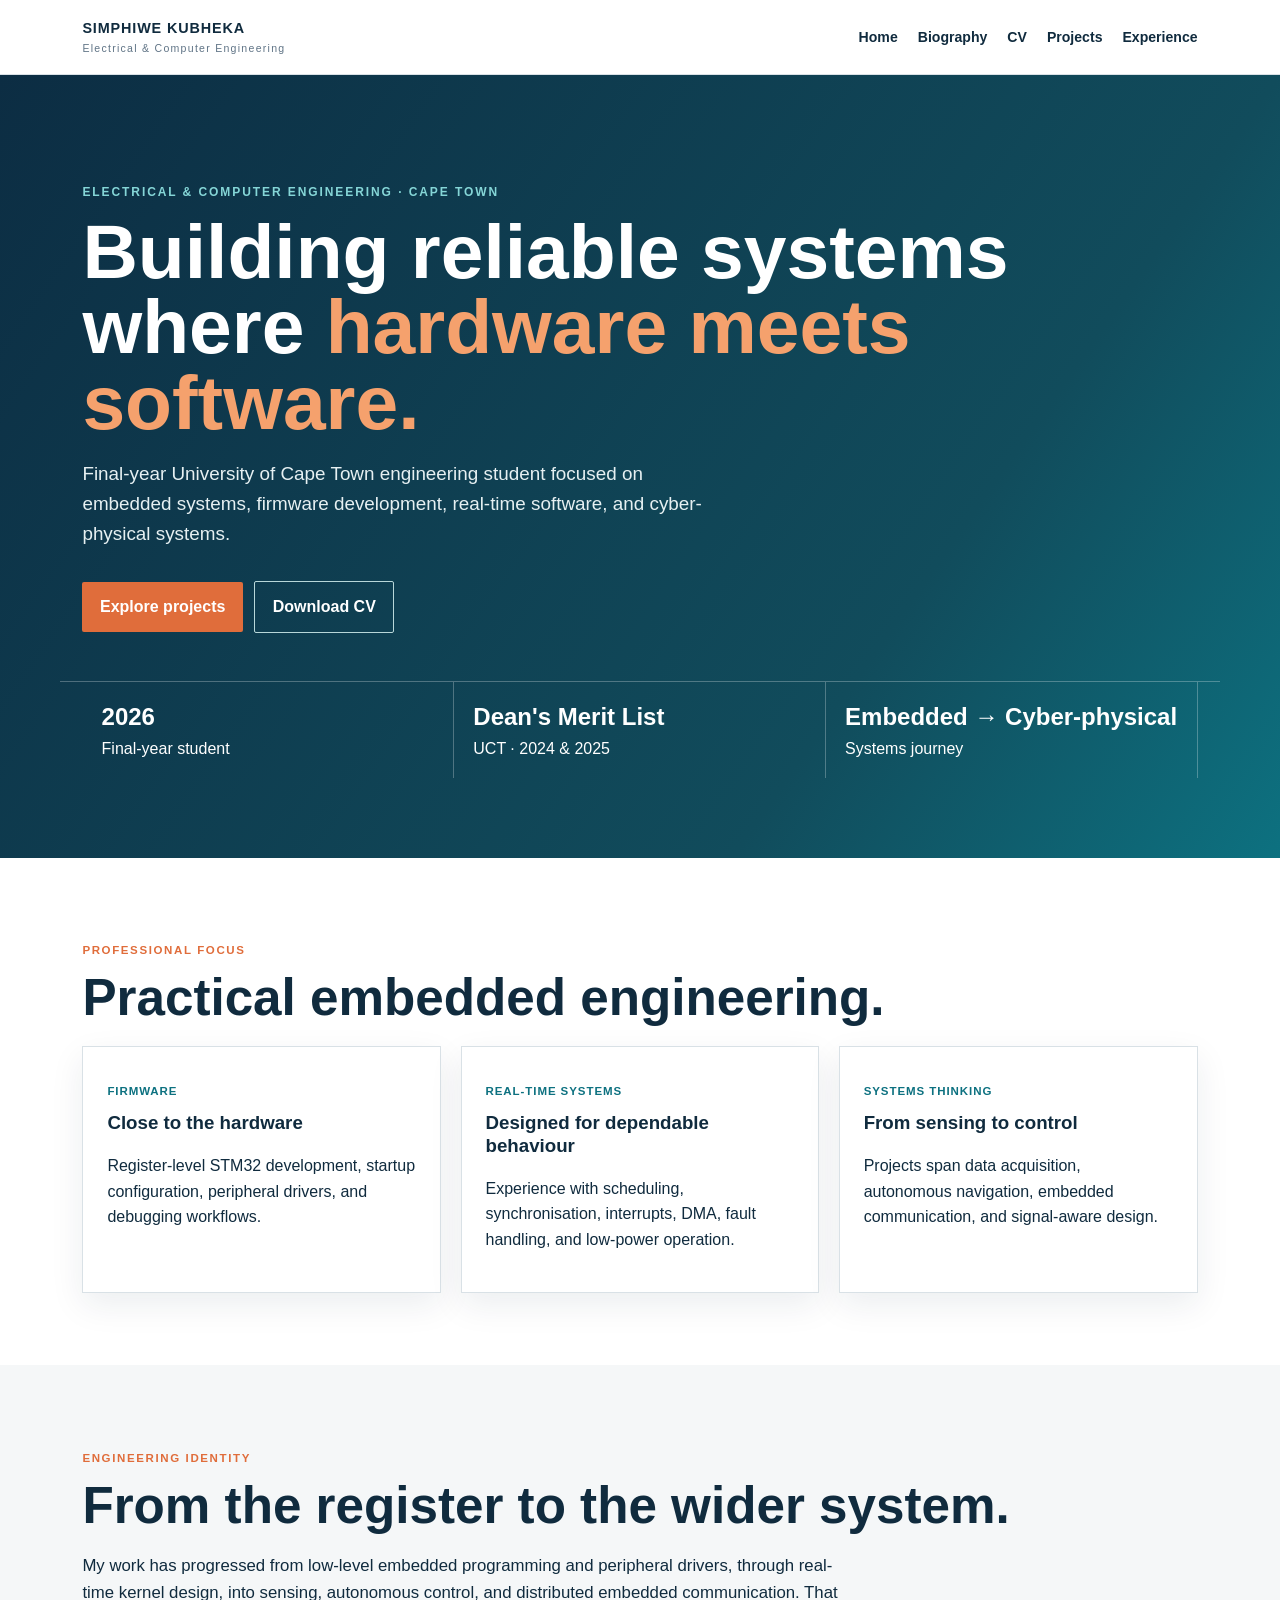
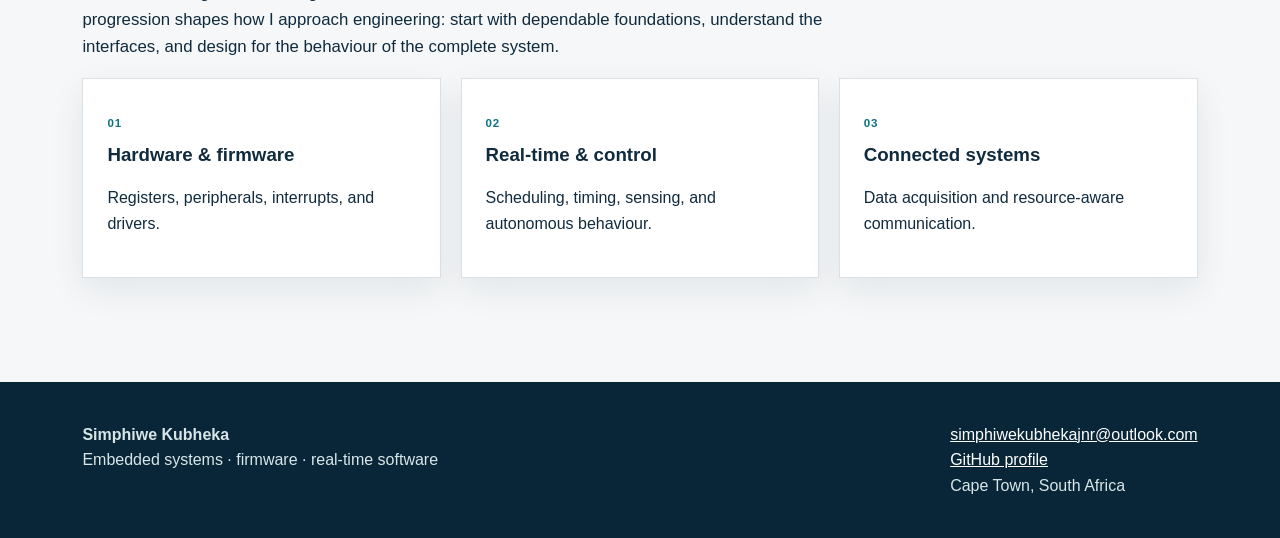
<file: index.html>
<!doctype html><html lang="en"><head><meta charset="utf-8"><meta name="viewport" content="width=device-width,initial-scale=1"><meta name="description" content="Portfolio of Simphiwe Kubheka, Electrical and Computer Engineering student."><title>Simphiwe Kubheka | Embedded Systems</title><link rel="stylesheet" href="assets/css/styles.css"></head><body><script src="assets/js/header.js"></script><main id="main"><section class="hero"><div class="shell"><p class="eyebrow">Electrical & Computer Engineering · Cape Town</p><h1>Building reliable systems where <em>hardware meets software.</em></h1><p class="lede">Final-year University of Cape Town engineering student focused on embedded systems, firmware development, real-time software, and cyber-physical systems.</p><a class="button" href="projects.html">Explore projects</a><a class="button alt" href="assets/documents/Simphiwe-Kubheka-CV.pdf" download>Download CV</a></div><div class="shell stats"><div><strong>2026</strong>Final-year student</div><div><strong>Dean's Merit List</strong>UCT · 2024 & 2025</div><div><strong>Embedded → Cyber-physical</strong>Systems journey</div></div></section><section class="section white"><div class="shell"><p class="kicker">Professional focus</p><h2>Practical embedded engineering.</h2><div class="grid"><article class="card"><p class="tag">Firmware</p><h3>Close to the hardware</h3><p>Register-level STM32 development, startup configuration, peripheral drivers, and debugging workflows.</p></article><article class="card"><p class="tag">Real-time systems</p><h3>Designed for dependable behaviour</h3><p>Experience with scheduling, synchronisation, interrupts, DMA, fault handling, and low-power operation.</p></article><article class="card"><p class="tag">Systems thinking</p><h3>From sensing to control</h3><p>Projects span data acquisition, autonomous navigation, embedded communication, and signal-aware design.</p></article></div></div></section><section class="section"><div class="shell"><p class="kicker">Engineering identity</p><h2>From the register to the wider system.</h2><p class="prose">My work has progressed from low-level embedded programming and peripheral drivers, through real-time kernel design, into sensing, autonomous control, and distributed embedded communication. That progression shapes how I approach engineering: start with dependable foundations, understand the interfaces, and design for the behaviour of the complete system.</p><div class="grid"><div class="card"><p class="tag">01</p><h3>Hardware & firmware</h3><p>Registers, peripherals, interrupts, and drivers.</p></div><div class="card"><p class="tag">02</p><h3>Real-time & control</h3><p>Scheduling, timing, sensing, and autonomous behaviour.</p></div><div class="card"><p class="tag">03</p><h3>Connected systems</h3><p>Data acquisition and resource-aware communication.</p></div></div></div></section></main><script src="assets/js/footer.js"></script><script src="assets/js/main.js"></script></body></html>
</file>
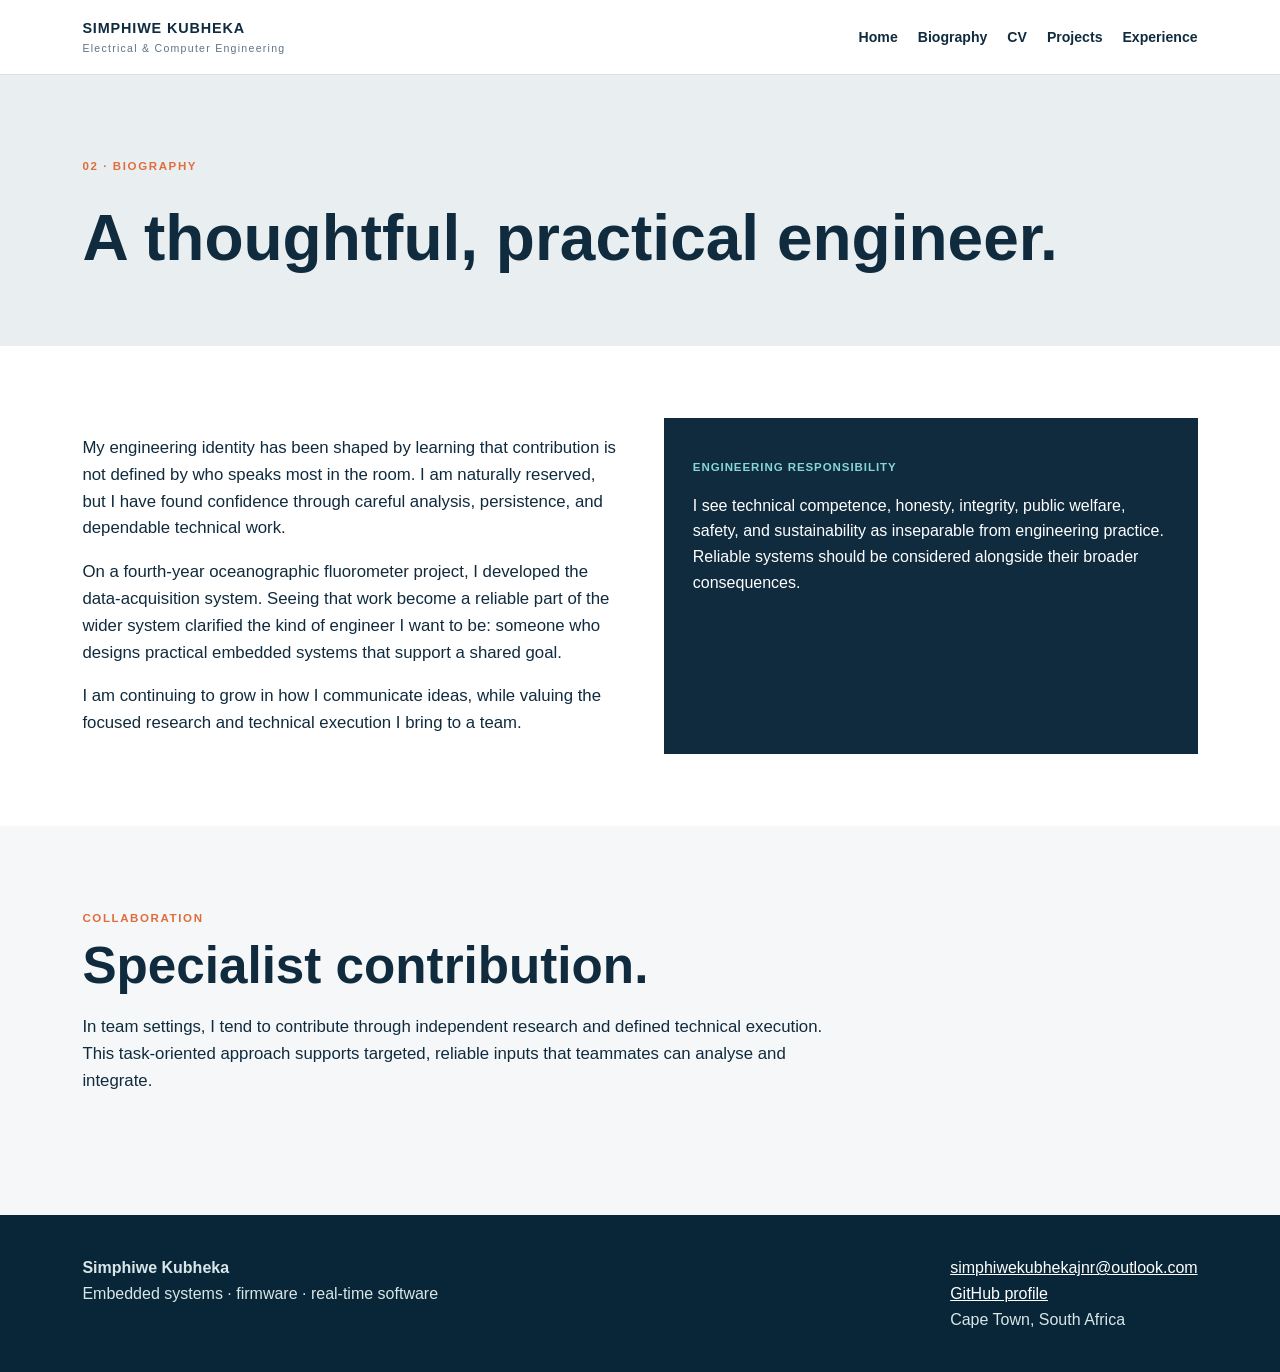
<file: about.html>
<!doctype html><html lang="en"><head><meta charset="utf-8"><meta name="viewport" content="width=device-width,initial-scale=1"><title>Biography | Simphiwe Kubheka</title><link rel="stylesheet" href="assets/css/styles.css"></head><body><script src="assets/js/header.js"></script><main id="main"><header class="page-head"><div class="shell"><p class="kicker">02 · Biography</p><h1>A thoughtful, practical engineer.</h1></div></header><section class="section white"><div class="shell two-col"><div class="prose"><p>My engineering identity has been shaped by learning that contribution is not defined by who speaks most in the room. I am naturally reserved, but I have found confidence through careful analysis, persistence, and dependable technical work.</p><p>On a fourth-year oceanographic fluorometer project, I developed the data-acquisition system. Seeing that work become a reliable part of the wider system clarified the kind of engineer I want to be: someone who designs practical embedded systems that support a shared goal.</p><p>I am continuing to grow in how I communicate ideas, while valuing the focused research and technical execution I bring to a team.</p></div><aside class="callout"><p class="tag" style="color:#85d6d7">Engineering responsibility</p><p>I see technical competence, honesty, integrity, public welfare, safety, and sustainability as inseparable from engineering practice. Reliable systems should be considered alongside their broader consequences.</p></aside></div></section><section class="section"><div class="shell"><p class="kicker">Collaboration</p><h2>Specialist contribution.</h2><p class="prose">In team settings, I tend to contribute through independent research and defined technical execution. This task-oriented approach supports targeted, reliable inputs that teammates can analyse and integrate.</p></div></section></main><script src="assets/js/footer.js"></script><script src="assets/js/main.js"></script></body></html>
</file>
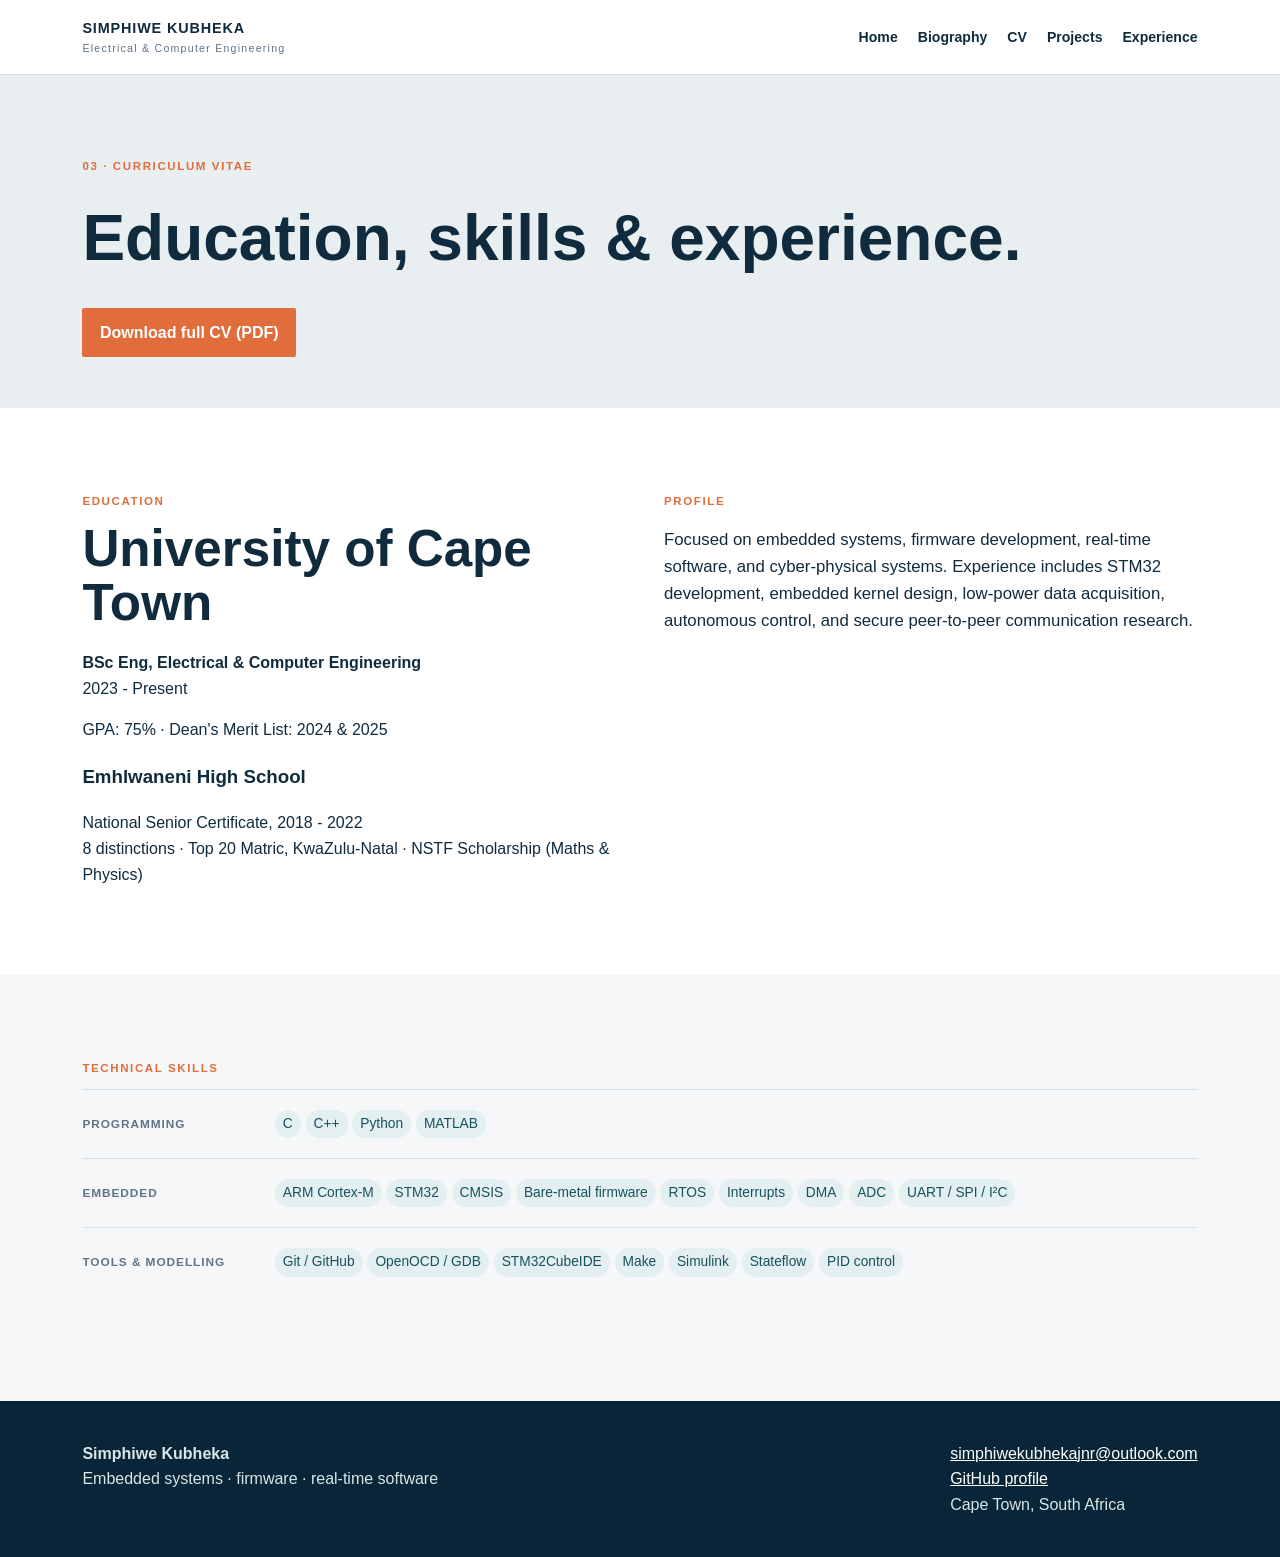
<file: cv.html>
<!doctype html><html lang="en"><head><meta charset="utf-8"><meta name="viewport" content="width=device-width,initial-scale=1"><title>CV | Simphiwe Kubheka</title><link rel="stylesheet" href="assets/css/styles.css"></head><body><script src="assets/js/header.js"></script><main id="main"><header class="page-head"><div class="shell"><p class="kicker">03 · Curriculum vitae</p><h1>Education, skills & experience.</h1><a class="button" href="assets/documents/Simphiwe-Kubheka-CV.pdf" download>Download full CV (PDF)</a></div></header><section class="section white"><div class="shell two-col"><div><p class="kicker">Education</p><h2>University of Cape Town</h2><p><strong>BSc Eng, Electrical & Computer Engineering</strong><br>2023 - Present</p><p>GPA: 75% · Dean's Merit List: 2024 & 2025</p><h3>Emhlwaneni High School</h3><p>National Senior Certificate, 2018 - 2022<br>8 distinctions · Top 20 Matric, KwaZulu-Natal · NSTF Scholarship (Maths & Physics)</p></div><div><p class="kicker">Profile</p><p class="prose">Focused on embedded systems, firmware development, real-time software, and cyber-physical systems. Experience includes STM32 development, embedded kernel design, low-power data acquisition, autonomous control, and secure peer-to-peer communication research.</p></div></div></section><section class="section"><div class="shell"><p class="kicker">Technical skills</p><div class="skill-group"><b>Programming</b><span class="pill">C</span><span class="pill">C++</span><span class="pill">Python</span><span class="pill">MATLAB</span></div><div class="skill-group"><b>Embedded</b><span class="pill">ARM Cortex-M</span><span class="pill">STM32</span><span class="pill">CMSIS</span><span class="pill">Bare-metal firmware</span><span class="pill">RTOS</span><span class="pill">Interrupts</span><span class="pill">DMA</span><span class="pill">ADC</span><span class="pill">UART / SPI / I²C</span></div><div class="skill-group"><b>Tools & modelling</b><span class="pill">Git / GitHub</span><span class="pill">OpenOCD / GDB</span><span class="pill">STM32CubeIDE</span><span class="pill">Make</span><span class="pill">Simulink</span><span class="pill">Stateflow</span><span class="pill">PID control</span></div></div></section></main><script src="assets/js/footer.js"></script><script src="assets/js/main.js"></script></body></html>
</file>
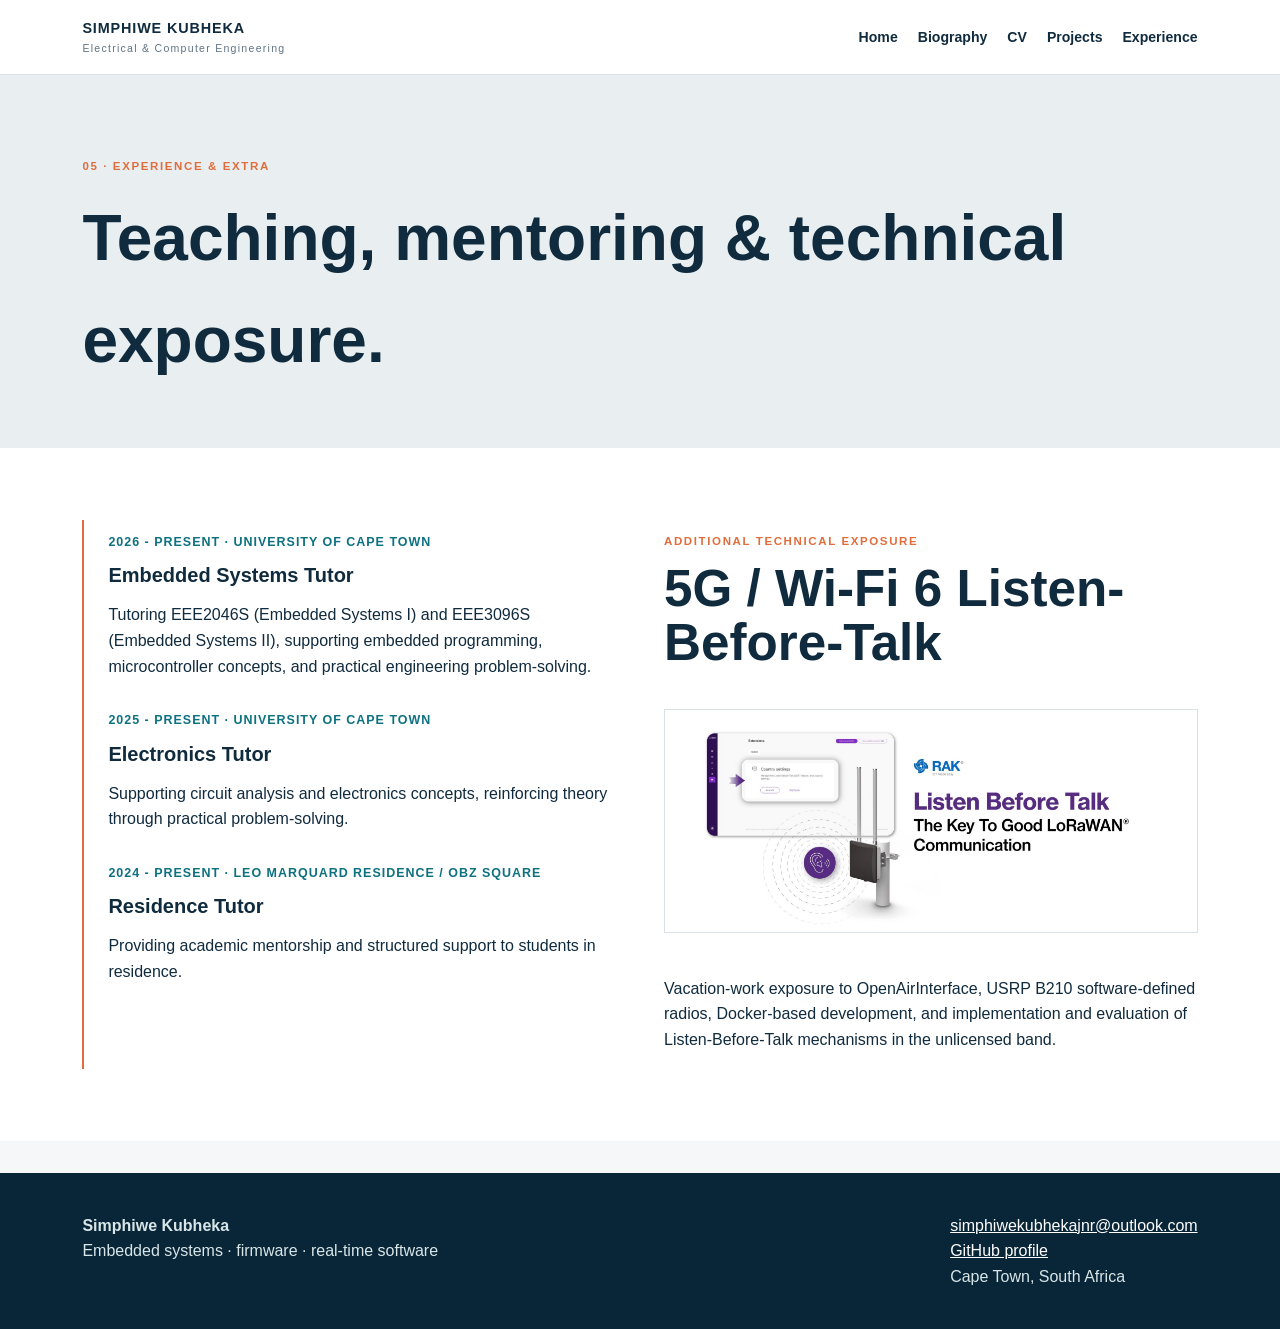
<file: experience.html>
<!doctype html><html lang="en"><head><meta charset="utf-8"><meta name="viewport" content="width=device-width,initial-scale=1"><title>Experience | Simphiwe Kubheka</title><link rel="stylesheet" href="assets/css/styles.css"><link rel="stylesheet" href="assets/css/experience.css"></head><body><script src="assets/js/header.js"></script><main id="main"><header class="page-head"><div class="shell"><p class="kicker">05 · Experience & extra</p><h1>Teaching, mentoring & technical exposure.</h1></div></header><section class="section white"><div class="shell two-col"><div class="timeline"><article><p class="meta">2026 - Present · University of Cape Town</p><h2>Embedded Systems Tutor</h2><p>Tutoring EEE2046S (Embedded Systems I) and EEE3096S (Embedded Systems II), supporting embedded programming, microcontroller concepts, and practical engineering problem-solving.</p></article><article><p class="meta">2025 - Present · University of Cape Town</p><h2>Electronics Tutor</h2><p>Supporting circuit analysis and electronics concepts, reinforcing theory through practical problem-solving.</p></article><article><p class="meta">2024 - Present · Leo Marquard Residence / Obz Square</p><h2>Residence Tutor</h2><p>Providing academic mentorship and structured support to students in residence.</p></article></div><aside><p class="kicker">Additional technical exposure</p><h2>5G / Wi-Fi 6 Listen-Before-Talk</h2><img class="exposure-image" src="assets/images/Listen_Before_You_Talk.jpg" alt="Listen-Before-Talk technical exposure"><p>Vacation-work exposure to OpenAirInterface, USRP B210 software-defined radios, Docker-based development, and implementation and evaluation of Listen-Before-Talk mechanisms in the unlicensed band.</p></aside></div></section></main><script src="assets/js/footer.js"></script><script src="assets/js/main.js"></script></body></html>
</file>
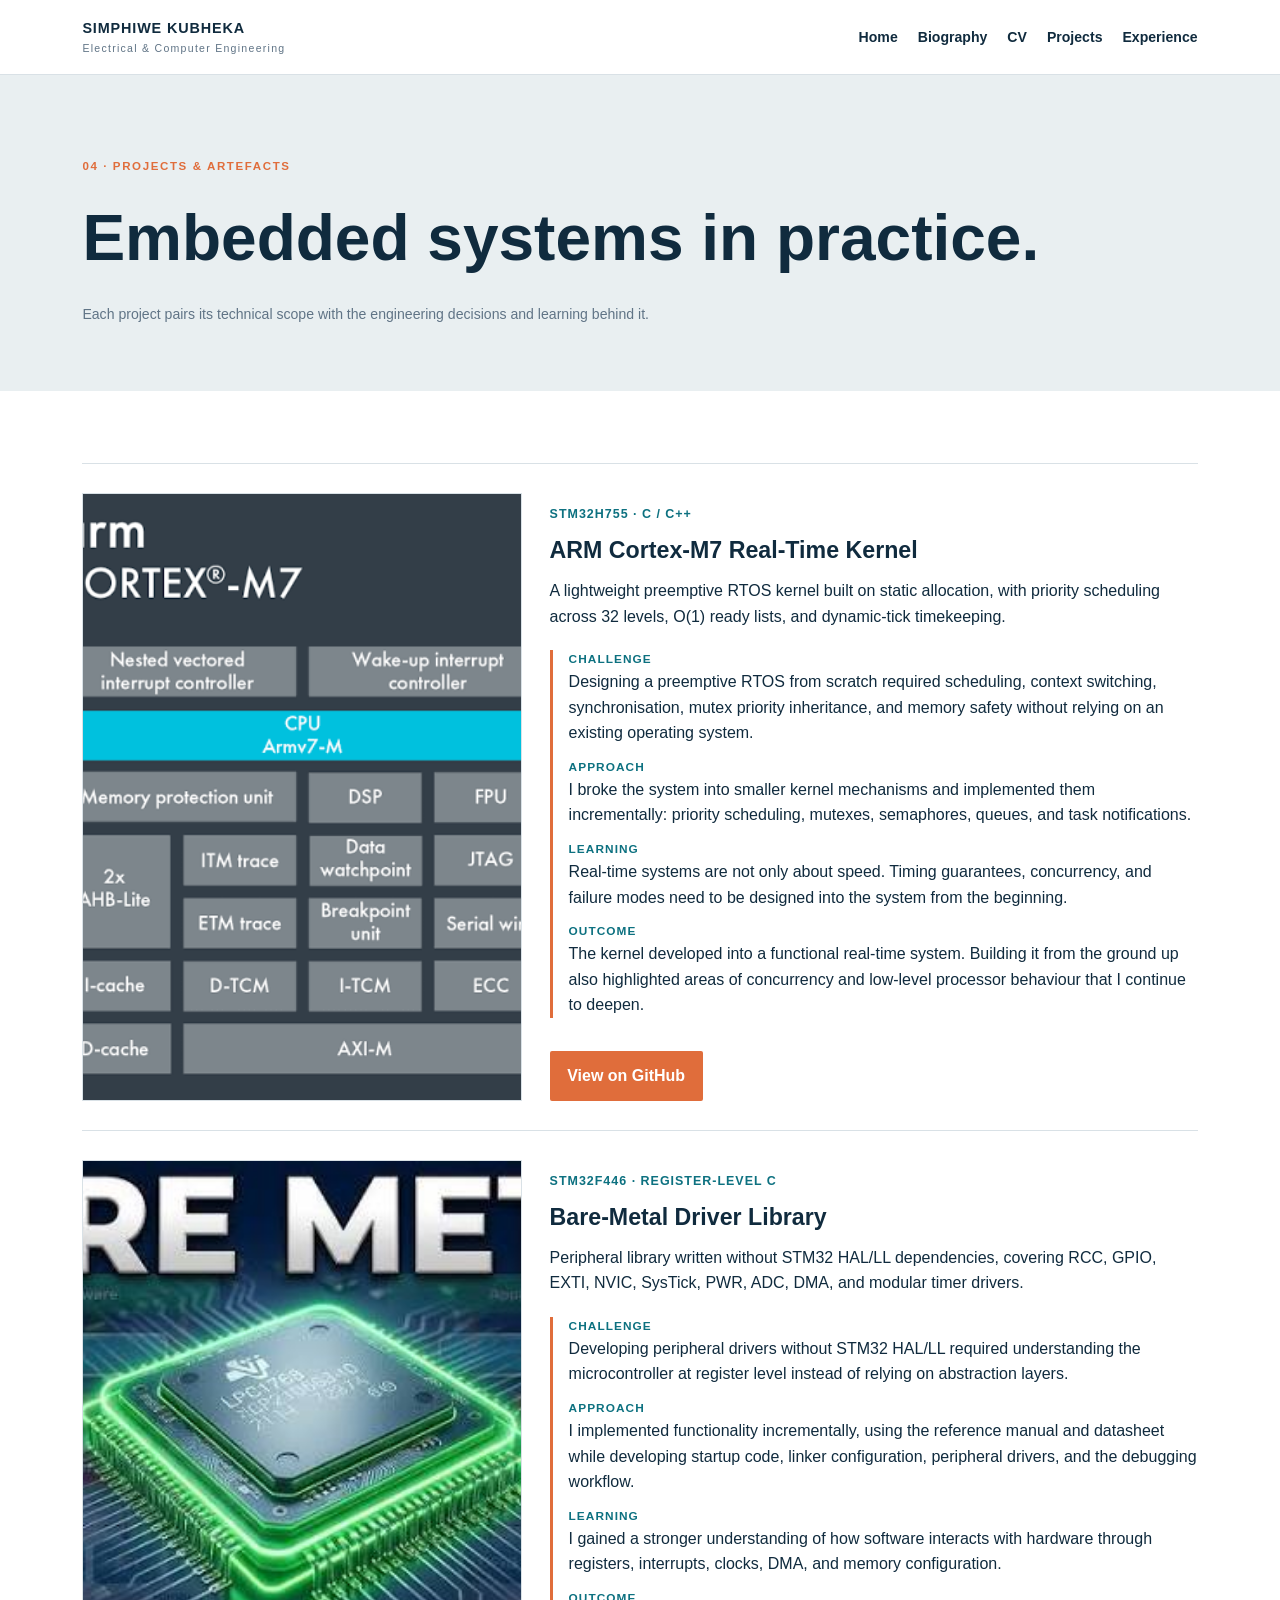
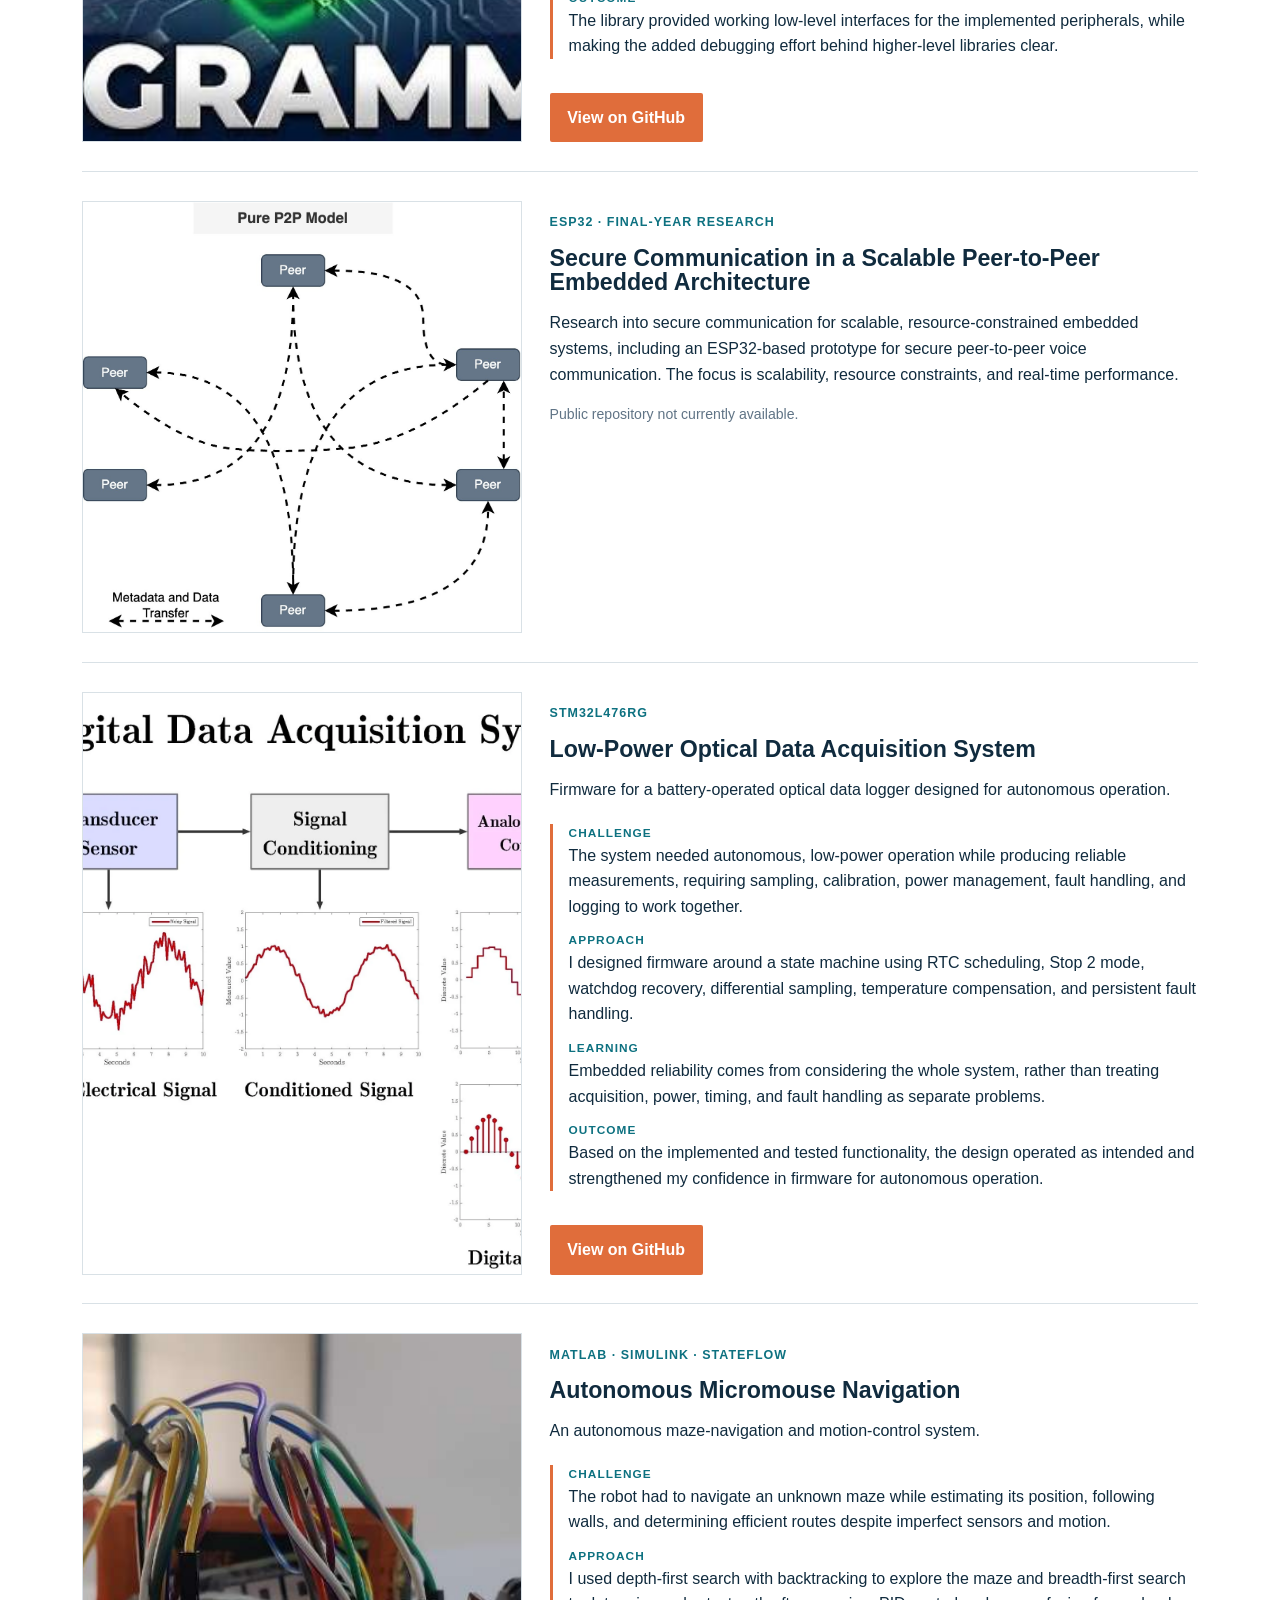
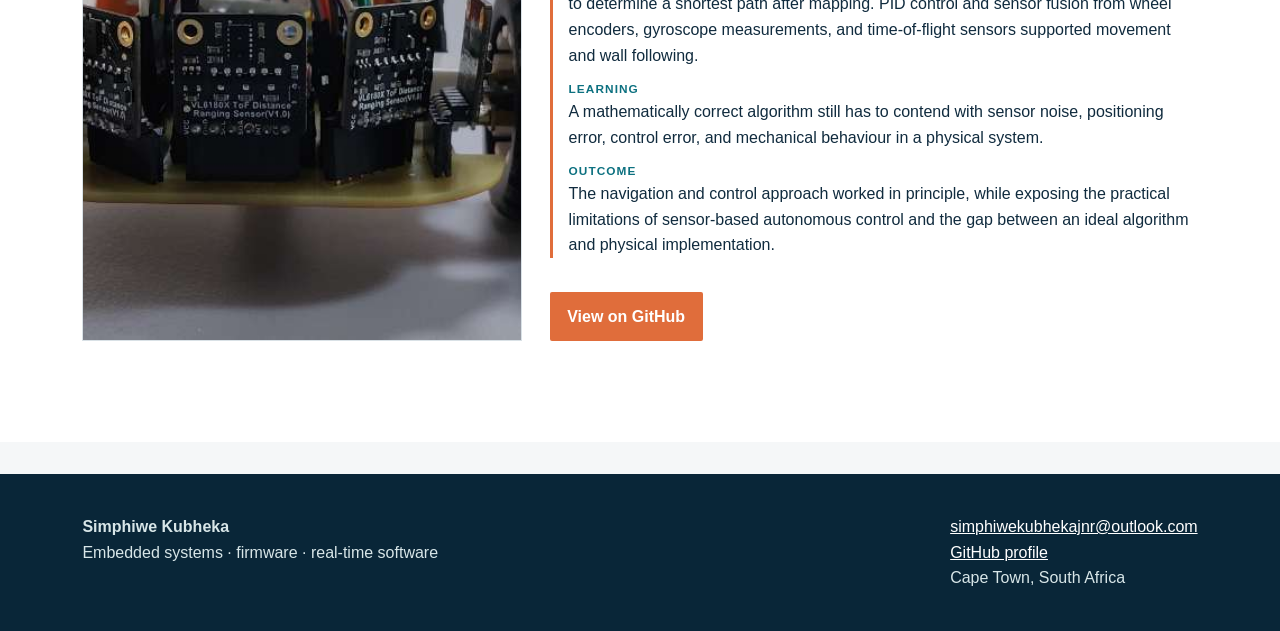
<file: projects.html>
<!doctype html><html lang="en"><head><meta charset="utf-8"><meta name="viewport" content="width=device-width,initial-scale=1"><title>Projects | Simphiwe Kubheka</title><link rel="stylesheet" href="assets/css/styles.css"><link rel="stylesheet" href="assets/css/projects.css"></head><body><script src="assets/js/header.js"></script><main id="main"><header class="page-head"><div class="shell"><p class="kicker">04 · Projects & artefacts</p><h1>Embedded systems in practice.</h1><p class="note">Each project pairs its technical scope with the engineering decisions and learning behind it.</p></div></header><section class="section white"><div class="shell"><article class="project"><img class="project-image" src="assets/images/arm_cortex_m7.png" alt="ARM Cortex-M7 real-time kernel project image"><div><p class="meta">STM32H755 · C / C++</p><h2>ARM Cortex-M7 Real-Time Kernel</h2><p>A lightweight preemptive RTOS kernel built on static allocation, with priority scheduling across 32 levels, O(1) ready lists, and dynamic-tick timekeeping.</p><div class="story"><p><b>Challenge</b> Designing a preemptive RTOS from scratch required scheduling, context switching, synchronisation, mutex priority inheritance, and memory safety without relying on an existing operating system.</p><p><b>Approach</b> I broke the system into smaller kernel mechanisms and implemented them incrementally: priority scheduling, mutexes, semaphores, queues, and task notifications.</p><p><b>Learning</b> Real-time systems are not only about speed. Timing guarantees, concurrency, and failure modes need to be designed into the system from the beginning.</p><p><b>Outcome</b> The kernel developed into a functional real-time system. Building it from the ground up also highlighted areas of concurrency and low-level processor behaviour that I continue to deepen.</p></div><a class="button" href="https://github.com/givenkhathidejnr-hue/ARM_CORTEX_M7_KERNEL" target="_blank" rel="noopener noreferrer">View on GitHub</a></div></article><article class="project"><img class="project-image" src="assets/images/bare_metal_programming.jpeg" alt="STM32F446 bare-metal driver library project image"><div><p class="meta">STM32F446 · Register-level C</p><h2>Bare-Metal Driver Library</h2><p>Peripheral library written without STM32 HAL/LL dependencies, covering RCC, GPIO, EXTI, NVIC, SysTick, PWR, ADC, DMA, and modular timer drivers.</p><div class="story"><p><b>Challenge</b> Developing peripheral drivers without STM32 HAL/LL required understanding the microcontroller at register level instead of relying on abstraction layers.</p><p><b>Approach</b> I implemented functionality incrementally, using the reference manual and datasheet while developing startup code, linker configuration, peripheral drivers, and the debugging workflow.</p><p><b>Learning</b> I gained a stronger understanding of how software interacts with hardware through registers, interrupts, clocks, DMA, and memory configuration.</p><p><b>Outcome</b> The library provided working low-level interfaces for the implemented peripherals, while making the added debugging effort behind higher-level libraries clear.</p></div><a class="button" href="https://github.com/givenkhathidejnr-hue/STM32F446RE_DRIVERS" target="_blank" rel="noopener noreferrer">View on GitHub</a></div></article><article class="project"><img class="project-image" src="assets/images/Peer_to_Peer.jpg" alt="Secure peer-to-peer embedded communication project image"><div><p class="meta">ESP32 · Final-year research</p><h2>Secure Communication in a Scalable Peer-to-Peer Embedded Architecture</h2><p>Research into secure communication for scalable, resource-constrained embedded systems, including an ESP32-based prototype for secure peer-to-peer voice communication. The focus is scalability, resource constraints, and real-time performance.</p><p class="note">Public repository not currently available.</p></div></article><article class="project"><img class="project-image" src="assets/images/Data_Acquisistion.webp" alt="Low-power optical data acquisition system project image"><div><p class="meta">STM32L476RG</p><h2>Low-Power Optical Data Acquisition System</h2><p>Firmware for a battery-operated optical data logger designed for autonomous operation.</p><div class="story"><p><b>Challenge</b> The system needed autonomous, low-power operation while producing reliable measurements, requiring sampling, calibration, power management, fault handling, and logging to work together.</p><p><b>Approach</b> I designed firmware around a state machine using RTC scheduling, Stop 2 mode, watchdog recovery, differential sampling, temperature compensation, and persistent fault handling.</p><p><b>Learning</b> Embedded reliability comes from considering the whole system, rather than treating acquisition, power, timing, and fault handling as separate problems.</p><p><b>Outcome</b> Based on the implemented and tested functionality, the design operated as intended and strengthened my confidence in firmware for autonomous operation.</p></div><a class="button" href="https://github.com/givenkhathidejnr-hue/EEE4113F_DESIGN_DAQ_SUBSYSTEM" target="_blank" rel="noopener noreferrer">View on GitHub</a></div></article><article class="project"><img class="project-image" src="assets/images/Micro_Mouse.jpg" alt="Autonomous Micromouse navigation project image"><div><p class="meta">MATLAB · Simulink · Stateflow</p><h2>Autonomous Micromouse Navigation</h2><p>An autonomous maze-navigation and motion-control system.</p><div class="story"><p><b>Challenge</b> The robot had to navigate an unknown maze while estimating its position, following walls, and determining efficient routes despite imperfect sensors and motion.</p><p><b>Approach</b> I used depth-first search with backtracking to explore the maze and breadth-first search to determine a shortest path after mapping. PID control and sensor fusion from wheel encoders, gyroscope measurements, and time-of-flight sensors supported movement and wall following.</p><p><b>Learning</b> A mathematically correct algorithm still has to contend with sensor noise, positioning error, control error, and mechanical behaviour in a physical system.</p><p><b>Outcome</b> The navigation and control approach worked in principle, while exposing the practical limitations of sensor-based autonomous control and the gap between an ideal algorithm and physical implementation.</p></div><a class="button" href="https://github.com/givenkhathidejnr-hue/MICROMOUSE_PROJECT" target="_blank" rel="noopener noreferrer">View on GitHub</a></div></article></div></section></main><script src="assets/js/footer.js"></script><script src="assets/js/main.js"></script></body></html>
</file>
<file: assets/css/styles.css>
:root{--ink:#102b3e;--muted:#607486;--paper:#f5f7f8;--line:#d9e1e6;--accent:#e06d3b;--teal:#0d7180;--white:#fff;--shadow:0 12px 32px #102b3e14}*{box-sizing:border-box}html{scroll-behavior:smooth}body{margin:0;font-family:Inter,Arial,sans-serif;color:var(--ink);background:var(--paper);line-height:1.6}a{color:inherit}a:focus-visible,button:focus-visible{outline:3px solid var(--accent);outline-offset:3px}.skip{position:absolute;left:-999px}.skip:focus{left:1rem;top:1rem;z-index:10;background:#fff;padding:.6rem}.shell{max-width:1160px;margin:auto;padding:0 1.4rem}.nav{background:#fff;border-bottom:1px solid var(--line);position:sticky;top:0;z-index:5}.nav .shell{display:flex;align-items:center;justify-content:space-between;min-height:74px}.brand{text-decoration:none;font-weight:800;letter-spacing:.06em;font-size:.9rem}.brand span{display:block;font-weight:500;color:var(--muted);letter-spacing:.12em;font-size:.66rem}.navlinks{display:flex;gap:1.25rem;align-items:center}.navlinks a{text-decoration:none;font-size:.88rem;font-weight:700}.navlinks a[aria-current=page],.navlinks a:hover{color:var(--accent)}.menu{display:none;border:0;background:none;font-size:1.4rem}.hero{padding:6rem 0 5rem;background:linear-gradient(125deg,#0c2d43 0%,#114c5c 70%,#0d7180 100%);color:#fff}.eyebrow{color:#85d6d7;text-transform:uppercase;letter-spacing:.16em;font-size:.75rem;font-weight:800}.hero-grid{display:grid;grid-template-columns:1.4fr .6fr;gap:3rem;align-items:center}.hero h1{font-size:clamp(2.8rem,6vw,5.6rem);line-height:.98;margin:.55rem 0}.hero h1 em{font-style:normal;color:#f5a16d}.lede{font-size:1.18rem;max-width:640px;color:#e6f0f2}.portrait{aspect-ratio:1/1;background:repeating-linear-gradient(-45deg,#ffffff10 0 12px,#ffffff08 12px 24px);border:1px dashed #b5d7d8;border-radius:4px;padding:1.5rem;display:flex;align-items:end;font-weight:700;color:#c5e6e7}.button{display:inline-block;text-decoration:none;padding:.75rem 1.1rem;background:var(--accent);color:#fff;font-weight:800;border-radius:2px;margin:.8rem .7rem 0 0}.button.alt{background:transparent;border:1px solid #b8d7d9}.section{padding:4.5rem 0}.section.white{background:#fff}.kicker{color:var(--accent);font-weight:800;text-transform:uppercase;letter-spacing:.14em;font-size:.72rem}.section h2{font-size:clamp(2rem,4vw,3.2rem);line-height:1.05;margin:.3rem 0 1.3rem}.grid{display:grid;grid-template-columns:repeat(3,1fr);gap:1.2rem}.card{background:#fff;border:1px solid var(--line);padding:1.5rem;box-shadow:var(--shadow)}.card h3{margin-top:0;line-height:1.2}.tag{font-size:.72rem;letter-spacing:.08em;color:var(--teal);font-weight:800;text-transform:uppercase}.stats{display:grid;grid-template-columns:repeat(3,1fr);border-top:1px solid #ffffff44;margin-top:3rem}.stats div{padding:1rem 1.2rem;border-right:1px solid #ffffff44}.stats strong{font-size:1.5rem;display:block}.page-head{padding:4.4rem 0 3.2rem;background:#e9eff1}.page-head h1{font-size:clamp(2.5rem,5vw,4.4rem);margin:.35rem 0}.two-col{display:grid;grid-template-columns:1fr 1fr;gap:3rem}.prose{max-width:760px;font-size:1.05rem}.callout{background:var(--ink);color:#fff;padding:1.8rem}.project{display:grid;grid-template-columns:210px 1fr;gap:1.7rem;padding:1.8rem 0;border-top:1px solid var(--line)}.placeholder{background:linear-gradient(135deg,#dce9eb,#b7d2d5);min-height:160px;display:flex;align-items:center;justify-content:center;text-align:center;padding:1rem;color:#315866;font-size:.8rem;font-weight:700;border:1px dashed #527985}.project h2{font-size:1.45rem;margin:.25rem 0}.project ul{padding-left:1.1rem}.meta{font-size:.78rem;color:var(--teal);font-weight:800;letter-spacing:.08em;text-transform:uppercase}.timeline{border-left:2px solid var(--accent);padding-left:1.5rem}.timeline article{margin:0 0 2rem}.timeline h2{font-size:1.25rem;margin:0}.skill-group{border-top:1px solid var(--line);padding:1.1rem 0}.skill-group b{display:inline-block;width:190px;text-transform:uppercase;letter-spacing:.08em;font-size:.74rem;color:var(--muted)}.pill{display:inline-block;background:#e3eff0;color:#18535c;padding:.2rem .5rem;border-radius:999px;margin:.15rem;font-size:.86rem}.footer{background:#092638;color:#d8e6e8;padding:2.5rem 0;margin-top:2rem}.footer .shell{display:flex;justify-content:space-between;gap:2rem}.footer a{color:#fff}.note{font-size:.88rem;color:var(--muted)}@media(max-width:720px){.menu{display:block}.navlinks{display:none;position:absolute;top:74px;left:0;right:0;background:#fff;padding:1rem 1.4rem;flex-direction:column;align-items:flex-start;border-bottom:1px solid var(--line)}.navlinks.open{display:flex}.hero{padding:4rem 0}.hero-grid,.two-col{grid-template-columns:1fr}.portrait{max-width:300px}.grid{grid-template-columns:1fr}.project{grid-template-columns:1fr}.stats{grid-template-columns:1fr}.stats div{border-bottom:1px solid #ffffff44}.footer .shell{display:block}.skill-group b{display:block;margin-bottom:.5rem}}
</file>
<file: assets/css/experience.css>
.exposure-image{width:100%;max-height:340px;object-fit:cover;border:1px solid #d9e1e6;margin:1.2rem 0}
</file>
<file: assets/css/projects.css>
.project{grid-template-columns:minmax(360px,440px) 1fr}.project-image{width:100%;min-height:250px;height:100%;object-fit:cover;border:1px solid #d9e1e6;background:#dce9eb}.story{border-left:3px solid #e06d3b;padding-left:1rem;margin:1.3rem 0}.story p{margin:.75rem 0}.story b{display:block;color:#0d7180;font-size:.74rem;letter-spacing:.09em;text-transform:uppercase}@media(max-width:720px){.project{grid-template-columns:1fr}.project-image{height:auto;min-height:200px}}
</file>
